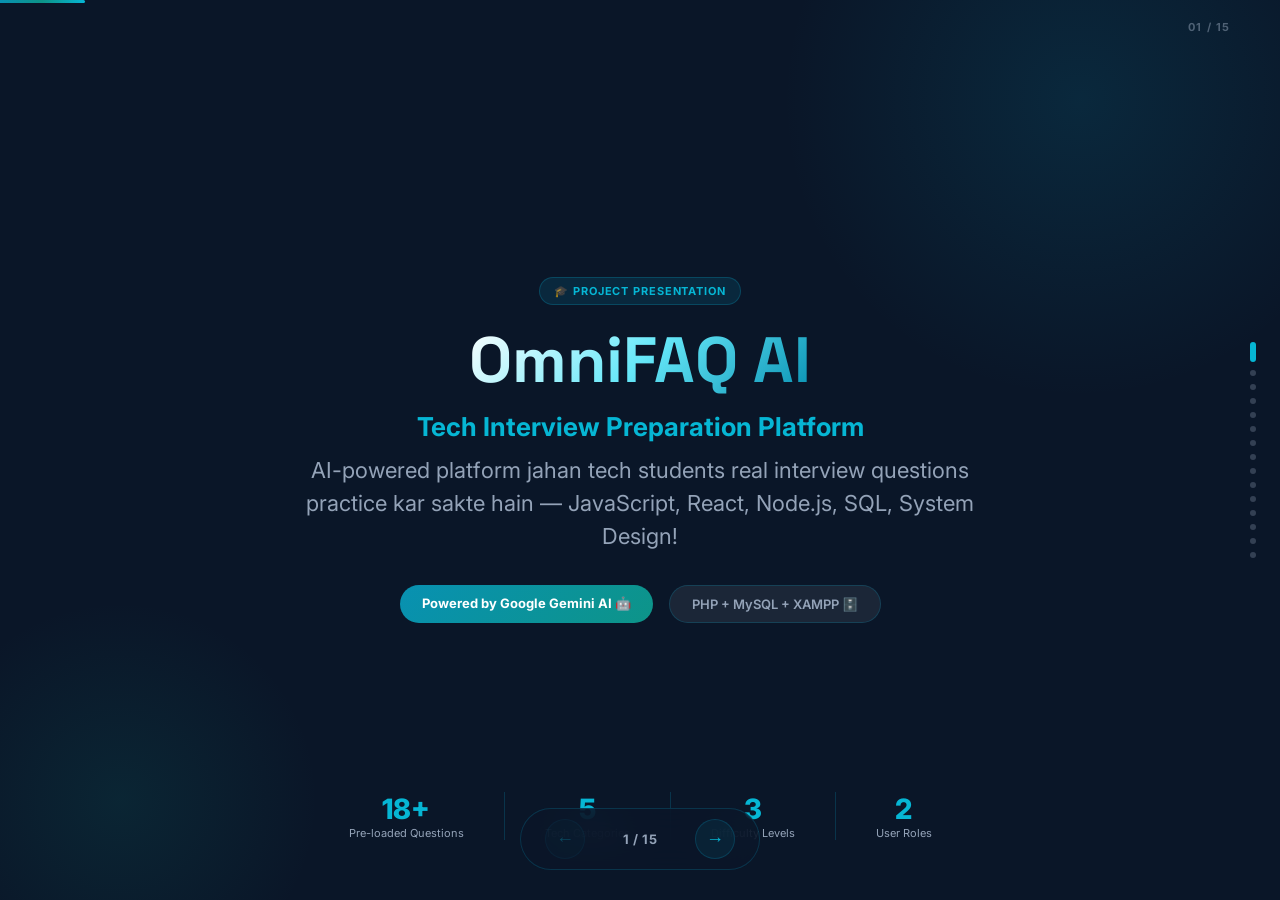
<file: presentation.html>
<!DOCTYPE html>
<html lang="en">
<head>
<meta charset="UTF-8">
<meta name="viewport" content="width=device-width, initial-scale=1.0">
<title>OmniFAQ AI — Project Presentation</title>
<link href="https://fonts.googleapis.com/css2?family=Inter:wght@300;400;500;600;700;800;900&family=Space+Grotesk:wght@400;500;600;700;800&display=swap" rel="stylesheet">
<style>
  :root {
    --navy: #0A1628;
    --navy2: #112240;
    --cyan: #0891B2;
    --cyan2: #06B6D4;
    --cyan3: #67E8F9;
    --teal: #0D9488;
    --white: #F8FAFC;
    --gray: #94A3B8;
    --card-bg: rgba(255,255,255,0.05);
    --border: rgba(8,145,178,0.25);
  }

  * { margin: 0; padding: 0; box-sizing: border-box; }

  body {
    font-family: 'Inter', sans-serif;
    background: var(--navy);
    color: var(--white);
    overflow: hidden;
    height: 100vh;
    width: 100vw;
    user-select: none;
  }

  /* ---- SLIDE CONTAINER ---- */
  .deck { width: 100vw; height: 100vh; position: relative; }

  .slide {
    position: absolute; inset: 0;
    display: none;
    flex-direction: column;
    justify-content: center;
    align-items: center;
    padding: 40px 60px;
    opacity: 0;
    transform: translateX(60px);
    transition: all 0.55s cubic-bezier(0.22, 1, 0.36, 1);
    background: var(--navy);
    overflow: hidden;
  }
  .slide.active {
    display: flex;
    opacity: 1;
    transform: translateX(0);
  }
  .slide.exit {
    display: flex;
    opacity: 0;
    transform: translateX(-60px);
  }

  /* ---- AMBIENT GLOWS ---- */
  .glow1 {
    position: absolute;
    width: 600px; height: 600px;
    border-radius: 50%;
    background: radial-gradient(circle, rgba(8,145,178,0.15) 0%, transparent 70%);
    top: -200px; right: -100px;
    pointer-events: none;
  }
  .glow2 {
    position: absolute;
    width: 400px; height: 400px;
    border-radius: 50%;
    background: radial-gradient(circle, rgba(13,148,136,0.12) 0%, transparent 70%);
    bottom: -100px; left: -80px;
    pointer-events: none;
  }

  /* ---- PROGRESS BAR ---- */
  #progress-bar {
    position: fixed; top: 0; left: 0; height: 3px;
    background: linear-gradient(90deg, var(--cyan), var(--teal), var(--cyan2));
    transition: width 0.4s ease;
    z-index: 100;
    border-radius: 0 2px 2px 0;
  }

  /* ---- NAV CONTROLS ---- */
  .nav-controls {
    position: fixed; bottom: 30px; left: 50%;
    transform: translateX(-50%);
    display: flex; align-items: center; gap: 20px;
    z-index: 100;
    background: rgba(10,22,40,0.8);
    backdrop-filter: blur(20px);
    border: 1px solid var(--border);
    padding: 10px 24px; border-radius: 50px;
  }
  .nav-btn {
    width: 40px; height: 40px;
    border-radius: 50%;
    border: 1.5px solid var(--border);
    background: rgba(8,145,178,0.1);
    color: var(--cyan2);
    font-size: 18px; cursor: pointer;
    display: flex; align-items: center; justify-content: center;
    transition: all 0.2s;
  }
  .nav-btn:hover { background: rgba(8,145,178,0.3); transform: scale(1.1); }
  .nav-btn:disabled { opacity: 0.3; cursor: not-allowed; }
  #slide-counter {
    font-size: 13px; font-weight: 700;
    color: var(--gray); min-width: 70px; text-align: center;
    letter-spacing: 0.05em;
  }

  /* ---- SLIDE DOTS ---- */
  .slide-dots {
    position: fixed; right: 24px; top: 50%;
    transform: translateY(-50%);
    display: flex; flex-direction: column; gap: 8px;
    z-index: 100;
  }
  .dot {
    width: 6px; height: 6px; border-radius: 3px;
    background: rgba(148,163,184,0.3);
    cursor: pointer;
    transition: all 0.3s;
  }
  .dot.active { background: var(--cyan2); height: 20px; }

  /* ---- SLIDE NUMBER ---- */
  .slide-num {
    position: fixed; top: 20px; right: 50px;
    font-size: 11px; font-weight: 700;
    color: rgba(148,163,184,0.5);
    letter-spacing: 0.1em;
    z-index: 100;
  }

  /* ---- TYPOGRAPHY ---- */
  .font-head { font-family: 'Space Grotesk', sans-serif; }

  .tag-pill {
    display: inline-flex; align-items: center; gap: 6px;
    padding: 6px 14px;
    border-radius: 50px;
    background: rgba(8,145,178,0.15);
    border: 1px solid rgba(8,145,178,0.3);
    font-size: 11px; font-weight: 700;
    color: var(--cyan2);
    text-transform: uppercase; letter-spacing: 0.08em;
    margin-bottom: 20px;
  }

  .main-title {
    font-family: 'Space Grotesk', sans-serif;
    font-weight: 800;
    font-size: clamp(36px, 5vw, 64px);
    line-height: 1.1;
    background: linear-gradient(135deg, #FFFFFF 0%, #67E8F9 50%, #0891B2 100%);
    -webkit-background-clip: text;
    -webkit-text-fill-color: transparent;
    background-clip: text;
    margin-bottom: 16px;
  }

  .sub-title {
    font-size: clamp(16px, 2vw, 22px);
    color: var(--gray);
    font-weight: 400;
    line-height: 1.5;
    max-width: 700px;
    text-align: center;
  }

  .section-title {
    font-family: 'Space Grotesk', sans-serif;
    font-weight: 800;
    font-size: clamp(26px, 3.5vw, 44px);
    line-height: 1.15;
    margin-bottom: 10px;
  }
  .section-title span {
    background: linear-gradient(135deg, var(--cyan), var(--cyan2));
    -webkit-background-clip: text;
    -webkit-text-fill-color: transparent;
    background-clip: text;
  }

  /* ---- CARDS ---- */
  .glass-card {
    background: rgba(255,255,255,0.04);
    border: 1px solid rgba(255,255,255,0.08);
    border-radius: 20px;
    padding: 24px;
    transition: all 0.3s;
    position: relative;
    overflow: hidden;
  }
  .glass-card::before {
    content: '';
    position: absolute; top: 0; left: 0; right: 0; height: 1px;
    background: linear-gradient(90deg, transparent, rgba(8,145,178,0.5), transparent);
  }
  .glass-card:hover {
    background: rgba(8,145,178,0.08);
    border-color: rgba(8,145,178,0.3);
    transform: translateY(-3px);
  }

  .cyan-card {
    background: linear-gradient(135deg, rgba(8,145,178,0.15), rgba(13,148,136,0.1));
    border: 1px solid rgba(8,145,178,0.3);
    border-radius: 16px;
    padding: 20px 24px;
  }

  /* ---- TABLES ---- */
  .ppt-table {
    width: 100%;
    border-collapse: separate;
    border-spacing: 0 6px;
  }
  .ppt-table th {
    padding: 12px 16px;
    background: rgba(8,145,178,0.2);
    font-size: 11px; font-weight: 700;
    text-transform: uppercase; letter-spacing: 0.08em;
    color: var(--cyan3);
    text-align: left;
  }
  .ppt-table th:first-child { border-radius: 10px 0 0 10px; }
  .ppt-table th:last-child { border-radius: 0 10px 10px 0; }
  .ppt-table td {
    padding: 11px 16px;
    background: rgba(255,255,255,0.03);
    font-size: 13px; color: #CBD5E1;
    border-top: 1px solid rgba(255,255,255,0.05);
    border-bottom: 1px solid rgba(255,255,255,0.05);
  }
  .ppt-table td:first-child {
    border-left: 1px solid rgba(255,255,255,0.05);
    border-radius: 8px 0 0 8px;
    font-weight: 600; color: var(--white);
  }
  .ppt-table td:last-child {
    border-right: 1px solid rgba(255,255,255,0.05);
    border-radius: 0 8px 8px 0;
  }

  /* ---- BADGE ---- */
  .badge {
    display: inline-block;
    padding: 3px 10px;
    border-radius: 50px;
    font-size: 11px; font-weight: 700;
  }
  .badge-easy { background: rgba(34,197,94,0.15); color: #4ADE80; border: 1px solid rgba(34,197,94,0.3); }
  .badge-med  { background: rgba(234,179,8,0.15);  color: #FDE047; border: 1px solid rgba(234,179,8,0.3); }
  .badge-hard { background: rgba(239,68,68,0.15);  color: #FCA5A5; border: 1px solid rgba(239,68,68,0.3); }
  .badge-cyan { background: rgba(8,145,178,0.15); color: var(--cyan2); border: 1px solid rgba(8,145,178,0.3); }

  /* ---- ICON BOX ---- */
  .icon-box {
    width: 52px; height: 52px;
    border-radius: 14px;
    background: linear-gradient(135deg, var(--cyan), var(--teal));
    display: flex; align-items: center; justify-content: center;
    font-size: 22px;
    flex-shrink: 0;
    box-shadow: 0 6px 20px rgba(8,145,178,0.3);
  }

  /* ---- FLOW ARROW ---- */
  .flow-step {
    display: flex; align-items: center; gap: 8px;
    padding: 10px 16px;
    background: rgba(255,255,255,0.04);
    border: 1px solid rgba(8,145,178,0.2);
    border-radius: 10px;
    font-size: 13px; font-weight: 600;
    color: #CBD5E1;
  }
  .flow-arrow { color: var(--cyan2); font-size: 20px; }

  /* ---- STAT BOX ---- */
  .stat-box {
    background: linear-gradient(135deg, rgba(8,145,178,0.15), rgba(13,148,136,0.1));
    border: 1px solid rgba(8,145,178,0.3);
    border-radius: 16px;
    padding: 20px;
    text-align: center;
  }
  .stat-num {
    font-family: 'Space Grotesk', sans-serif;
    font-size: 36px; font-weight: 800;
    background: linear-gradient(135deg, var(--cyan), var(--cyan2));
    -webkit-background-clip: text;
    -webkit-text-fill-color: transparent;
    background-clip: text;
  }
  .stat-label { font-size: 12px; color: var(--gray); font-weight: 600; margin-top: 4px; }

  /* ---- CODE BLOCK ---- */
  .code-block {
    background: rgba(0,0,0,0.4);
    border: 1px solid rgba(8,145,178,0.2);
    border-radius: 14px;
    padding: 20px 24px;
    font-family: 'Courier New', monospace;
    font-size: 13px;
    line-height: 1.7;
    color: #94A3B8;
    overflow: hidden;
  }
  .code-block .kw { color: #7C3AED; }
  .code-block .str { color: #4ADE80; }
  .code-block .num { color: var(--cyan2); }
  .code-block .cm { color: #64748B; }

  /* ---- GRID HELPERS ---- */
  .g2 { display: grid; grid-template-columns: 1fr 1fr; gap: 16px; width: 100%; }
  .g3 { display: grid; grid-template-columns: 1fr 1fr 1fr; gap: 14px; width: 100%; }
  .g4 { display: grid; grid-template-columns: 1fr 1fr 1fr 1fr; gap: 12px; width: 100%; }
  .flex-row { display: flex; align-items: center; gap: 12px; }
  .flex-col { display: flex; flex-direction: column; gap: 10px; width: 100%; }
  .full-w { width: 100%; }
  .center { text-align: center; }
  .mb8 { margin-bottom: 8px; }
  .mb16 { margin-bottom: 16px; }
  .mb24 { margin-bottom: 24px; }
  .mt8 { margin-top: 8px; }
  .mt16 { margin-top: 16px; }

  /* ---- DIVIDER ---- */
  .divider {
    height: 1px;
    background: linear-gradient(90deg, transparent, rgba(8,145,178,0.4), transparent);
    width: 100%; margin: 16px 0;
  }

  /* ---- SLIDE-SPECIFIC LAYOUTS ---- */
  .content-wrap { width: 100%; max-width: 1100px; margin: 0 auto; }

  /* SLIDE 1 - TITLE */
  #s1 { text-align: center; }

  /* Feature bullet */
  .feat-item {
    display: flex; align-items: flex-start; gap: 12px;
    padding: 12px 16px;
    background: rgba(255,255,255,0.03);
    border: 1px solid rgba(255,255,255,0.07);
    border-radius: 12px;
    transition: all 0.2s;
  }
  .feat-item:hover {
    background: rgba(8,145,178,0.08);
    border-color: rgba(8,145,178,0.3);
  }
  .feat-icon { font-size: 22px; flex-shrink: 0; margin-top: 1px; }
  .feat-text h4 { font-size: 13px; font-weight: 700; color: var(--white); margin-bottom: 3px; }
  .feat-text p  { font-size: 12px; color: var(--gray); line-height: 1.4; }

  /* Tech pill */
  .tech-pill {
    display: flex; align-items: center; gap: 10px;
    padding: 12px 18px;
    background: rgba(255,255,255,0.04);
    border: 1px solid rgba(255,255,255,0.08);
    border-radius: 12px;
    font-size: 13px; font-weight: 600;
  }
  .tech-pill .layer-label { font-size: 10px; color: var(--gray); font-weight: 500; }

  /* DB column */
  .db-col {
    background: rgba(0,0,0,0.3);
    border: 1px solid rgba(8,145,178,0.2);
    border-radius: 10px;
    overflow: hidden;
  }
  .db-col-header {
    padding: 8px 14px;
    background: rgba(8,145,178,0.2);
    font-size: 11px; font-weight: 700;
    color: var(--cyan2); text-transform: uppercase; letter-spacing: 0.06em;
  }
  .db-col-row {
    padding: 7px 14px;
    border-top: 1px solid rgba(255,255,255,0.04);
    font-size: 12px; color: #CBD5E1;
    display: flex; justify-content: space-between;
  }
  .db-col-row span { color: var(--gray); font-size: 11px; }

  /* Highlight line */
  .hl { color: var(--cyan2); font-weight: 700; }
  .hl-g { color: #4ADE80; font-weight: 700; }
  .hl-y { color: #FDE047; font-weight: 700; }

  /* Security item */
  .sec-item {
    display: flex; align-items: center; gap: 14px;
    padding: 14px 18px;
    background: rgba(255,255,255,0.03);
    border: 1px solid rgba(255,255,255,0.07);
    border-radius: 14px;
  }
  .sec-icon-box {
    width: 40px; height: 40px; border-radius: 10px;
    background: linear-gradient(135deg, rgba(8,145,178,0.3), rgba(13,148,136,0.2));
    display: flex; align-items: center; justify-content: center; font-size: 18px;
    flex-shrink: 0;
  }

  /* Final slide */
  #s15 { text-align: center; }
  .final-grid {
    display: grid; grid-template-columns: repeat(3, 1fr); gap: 12px;
    width: 100%; margin-top: 20px;
  }
  .final-card {
    background: rgba(255,255,255,0.04);
    border: 1px solid rgba(8,145,178,0.2);
    border-radius: 14px;
    padding: 16px 12px;
    text-align: center;
  }
  .final-card .fc-icon { font-size: 26px; margin-bottom: 8px; }
  .final-card h4 { font-size: 12px; font-weight: 700; color: var(--white); margin-bottom: 4px; }
  .final-card p  { font-size: 11px; color: var(--gray); line-height: 1.4; }

  /* Keyboard hint */
  .key-hint {
    position: fixed; bottom: 90px; right: 30px;
    font-size: 11px; color: rgba(148,163,184,0.4);
    display: flex; gap: 6px; align-items: center;
  }
  .key {
    padding: 2px 6px; border-radius: 4px;
    border: 1px solid rgba(148,163,184,0.2);
    font-size: 10px; color: rgba(148,163,184,0.5);
  }
</style>
</head>
<body>

<div id="progress-bar"></div>
<div class="slide-dots" id="dots"></div>
<div class="slide-num" id="slide-num">01 / 15</div>
<div class="key-hint"><span class="key">←</span><span class="key">→</span> Arrow keys to navigate</div>

<div class="deck" id="deck">

  <!-- ============================================================ -->
  <!-- SLIDE 1 — TITLE -->
  <!-- ============================================================ -->
  <div class="slide active" id="s1">
    <div class="glow1"></div><div class="glow2"></div>
    <div class="tag-pill">🎓 Project Presentation</div>
    <div class="main-title">OmniFAQ AI</div>
    <p style="font-size:clamp(18px,2.5vw,26px);color:var(--cyan2);font-weight:700;margin-bottom:12px;">Tech Interview Preparation Platform</p>
    <p class="sub-title">AI-powered platform jahan tech students real interview questions practice kar sakte hain — JavaScript, React, Node.js, SQL, System Design!</p>
    <div style="display:flex;gap:16px;margin-top:32px;">
      <div style="padding:10px 22px;border-radius:50px;background:linear-gradient(135deg,var(--cyan),var(--teal));font-size:13px;font-weight:700;color:#fff;">Powered by Google Gemini AI 🤖</div>
      <div style="padding:10px 22px;border-radius:50px;background:rgba(255,255,255,0.07);border:1px solid var(--border);font-size:13px;font-weight:600;color:var(--gray);">PHP + MySQL + XAMPP 🗄️</div>
    </div>
    <div style="position:absolute;bottom:60px;width:100%;max-width:700px;display:flex;justify-content:center;gap:40px;">
      <div style="text-align:center;"><div style="font-size:28px;font-weight:800;color:var(--cyan2);">18+</div><div style="font-size:11px;color:var(--gray);">Pre-loaded Questions</div></div>
      <div style="width:1px;background:var(--border);"></div>
      <div style="text-align:center;"><div style="font-size:28px;font-weight:800;color:var(--cyan2);">5</div><div style="font-size:11px;color:var(--gray);">Tech Categories</div></div>
      <div style="width:1px;background:var(--border);"></div>
      <div style="text-align:center;"><div style="font-size:28px;font-weight:800;color:var(--cyan2);">3</div><div style="font-size:11px;color:var(--gray);">Difficulty Levels</div></div>
      <div style="width:1px;background:var(--border);"></div>
      <div style="text-align:center;"><div style="font-size:28px;font-weight:800;color:var(--cyan2);">2</div><div style="font-size:11px;color:var(--gray);">User Roles</div></div>
    </div>
  </div>

  <!-- ============================================================ -->
  <!-- SLIDE 2 — PROBLEM STATEMENT -->
  <!-- ============================================================ -->
  <div class="slide" id="s2">
    <div class="glow1"></div><div class="glow2"></div>
    <div class="content-wrap">
      <div class="tag-pill">😓 Problem Statement</div>
      <div class="section-title mb16">Tech Interviews mein log<br><span>kyun fail hote hain?</span></div>
      <div class="g2" style="margin-top:24px;">
        <div class="flex-col">
          <div class="feat-item">
            <div class="feat-icon">📚</div>
            <div class="feat-text">
              <h4>Scattered Resources</h4>
              <p>Alag alag websites pe dhundna padta hai — koi ek jagah nahi</p>
            </div>
          </div>
          <div class="feat-item">
            <div class="feat-icon">❓</div>
            <div class="feat-text">
              <h4>Practice Questions Nahi Milte</h4>
              <p>Real interview-level questions easily available nahi hote</p>
            </div>
          </div>
          <div class="feat-item">
            <div class="feat-icon">📝</div>
            <div class="feat-text">
              <h4>Detailed Answers Ka Abaav</h4>
              <p>Sirf questions hain — proper model answers nahi milte</p>
            </div>
          </div>
          <div class="feat-item">
            <div class="feat-icon">📊</div>
            <div class="feat-text">
              <h4>Koi Tracking System Nahi</h4>
              <p>Students progress track nahi kar sakte ki kya practice kiya</p>
            </div>
          </div>
        </div>
        <div class="cyan-card" style="display:flex;flex-direction:column;justify-content:center;align-items:center;text-align:center;gap:20px;">
          <div style="font-size:64px;">💡</div>
          <div>
            <div style="font-size:13px;color:var(--gray);text-transform:uppercase;letter-spacing:0.08em;font-weight:700;margin-bottom:8px;">Hamara Solution</div>
            <div style="font-family:'Space Grotesk',sans-serif;font-size:28px;font-weight:800;background:linear-gradient(135deg,var(--cyan),var(--cyan2));-webkit-background-clip:text;-webkit-text-fill-color:transparent;background-clip:text;">OmniFAQ AI</div>
            <p style="color:var(--gray);font-size:14px;margin-top:10px;line-height:1.6;">Ek hi platform pe<br>sab kuch — questions, answers,<br>AI generation & analytics!</p>
          </div>
        </div>
      </div>
    </div>
  </div>

  <!-- ============================================================ -->
  <!-- SLIDE 3 — TECH STACK -->
  <!-- ============================================================ -->
  <div class="slide" id="s3">
    <div class="glow1"></div><div class="glow2"></div>
    <div class="content-wrap">
      <div class="tag-pill">⚙️ Technology Stack</div>
      <div class="section-title mb24">Project mein kya kya<br><span>use kiya gaya hai?</span></div>
      <div class="g2">
        <div class="flex-col">
          <div class="tech-pill">
            <div class="icon-box" style="width:40px;height:40px;font-size:18px;">🎨</div>
            <div>
              <div class="layer-label">FRONTEND</div>
              <div>HTML5 + CSS3 + jQuery</div>
            </div>
            <div style="margin-left:auto;"><span class="badge badge-cyan">UI Layer</span></div>
          </div>
          <div class="tech-pill">
            <div class="icon-box" style="width:40px;height:40px;font-size:18px;">⚙️</div>
            <div>
              <div class="layer-label">BACKEND</div>
              <div>PHP 8 (REST API)</div>
            </div>
            <div style="margin-left:auto;"><span class="badge badge-cyan">Server Logic</span></div>
          </div>
          <div class="tech-pill">
            <div class="icon-box" style="width:40px;height:40px;font-size:18px;">🗄️</div>
            <div>
              <div class="layer-label">DATABASE</div>
              <div>MySQL — ai_faq_db</div>
            </div>
            <div style="margin-left:auto;"><span class="badge badge-cyan">Data Store</span></div>
          </div>
          <div class="tech-pill">
            <div class="icon-box" style="width:40px;height:40px;font-size:18px;">🤖</div>
            <div>
              <div class="layer-label">AI ENGINE</div>
              <div>Google Gemini API</div>
            </div>
            <div style="margin-left:auto;"><span class="badge badge-cyan">AI Power</span></div>
          </div>
          <div class="tech-pill">
            <div class="icon-box" style="width:40px;height:40px;font-size:18px;">🖥️</div>
            <div>
              <div class="layer-label">SERVER</div>
              <div>Apache (XAMPP)</div>
            </div>
            <div style="margin-left:auto;"><span class="badge badge-cyan">Hosting</span></div>
          </div>
        </div>
        <div class="glass-card" style="display:flex;flex-direction:column;gap:14px;justify-content:center;">
          <div style="font-size:13px;font-weight:700;color:var(--gray);text-transform:uppercase;letter-spacing:0.08em;">Architecture</div>
          <div class="code-block" style="font-size:12px;line-height:1.9;">
            <span class="cm">┌─────────────────────┐</span><br>
            <span class="cm">│  </span><span style="color:#67E8F9;">index.html (Frontend)</span><span class="cm">  │</span><br>
            <span class="cm">│    jQuery AJAX ↓    │</span><br>
            <span class="cm">├─────────────────────┤</span><br>
            <span class="cm">│  </span><span style="color:#4ADE80;">api.php  (Backend)  </span><span class="cm"> │</span><br>
            <span class="cm">│    PDO  ↓           │</span><br>
            <span class="cm">├─────────────────────┤</span><br>
            <span class="cm">│  </span><span style="color:#FDE047;">MySQL DB (ai_faq_db)</span><span class="cm"> │</span><br>
            <span class="cm">│  </span><span style="color:#C084FC;">Gemini AI (optional)</span><span class="cm"> │</span><br>
            <span class="cm">└─────────────────────┘</span>
          </div>
        </div>
      </div>
    </div>
  </div>

  <!-- ============================================================ -->
  <!-- SLIDE 4 — PROJECT FILES -->
  <!-- ============================================================ -->
  <div class="slide" id="s4">
    <div class="glow1"></div><div class="glow2"></div>
    <div class="content-wrap">
      <div class="tag-pill">📁 File Structure</div>
      <div class="section-title mb24">Project mein <span>5 main files</span> hain</div>
      <div class="g2">
        <div class="flex-col">
          <div class="feat-item">
            <div style="width:44px;height:44px;border-radius:10px;background:rgba(239,68,68,0.15);border:1px solid rgba(239,68,68,0.3);display:flex;align-items:center;justify-content:center;font-size:20px;flex-shrink:0;">🌐</div>
            <div class="feat-text">
              <h4>index.html <span style="color:var(--gray);font-weight:400;">(1041 lines)</span></h4>
              <p>Puri website ka UI — Registration, Login, Dashboard, Admin Panel sab ek file mein</p>
            </div>
          </div>
          <div class="feat-item">
            <div style="width:44px;height:44px;border-radius:10px;background:rgba(139,92,246,0.15);border:1px solid rgba(139,92,246,0.3);display:flex;align-items:center;justify-content:center;font-size:20px;flex-shrink:0;">⚙️</div>
            <div class="feat-text">
              <h4>api.php <span style="color:var(--gray);font-weight:400;">(598 lines)</span></h4>
              <p>Backend REST API — 9 actions handle karta hai: login, register, FAQs, AI, Admin, Analytics</p>
            </div>
          </div>
          <div class="feat-item">
            <div style="width:44px;height:44px;border-radius:10px;background:rgba(34,197,94,0.15);border:1px solid rgba(34,197,94,0.3);display:flex;align-items:center;justify-content:center;font-size:20px;flex-shrink:0;">🔌</div>
            <div class="feat-text">
              <h4>db.php <span style="color:var(--gray);font-weight:400;">(67 lines)</span></h4>
              <p>Database connection + Gemini API key — local vs live server auto-detect karta hai</p>
            </div>
          </div>
          <div class="feat-item">
            <div style="width:44px;height:44px;border-radius:10px;background:rgba(8,145,178,0.15);border:1px solid rgba(8,145,178,0.3);display:flex;align-items:center;justify-content:center;font-size:20px;flex-shrink:0;">🗃️</div>
            <div class="feat-text">
              <h4>schema.sql <span style="color:var(--gray);font-weight:400;">(233 lines)</span></h4>
              <p>Database ka blueprint — 3 tables create karta hai + 18 pre-loaded interview questions</p>
            </div>
          </div>
          <div class="feat-item">
            <div style="width:44px;height:44px;border-radius:10px;background:rgba(234,179,8,0.15);border:1px solid rgba(234,179,8,0.3);display:flex;align-items:center;justify-content:center;font-size:20px;flex-shrink:0;">🎨</div>
            <div class="feat-text">
              <h4>style.css <span style="color:var(--gray);font-weight:400;">(design)</span></h4>
              <p>Dark glassmorphism theme, animations, skeleton loaders, responsive layout</p>
            </div>
          </div>
        </div>
        <div style="display:flex;flex-direction:column;gap:10px;">
          <div class="cyan-card" style="flex:1;display:flex;flex-direction:column;justify-content:center;">
            <div style="font-family:monospace;font-size:12px;line-height:2;color:#94A3B8;">
              <span style="color:#67E8F9;">📁</span> <span style="color:var(--white);font-weight:700;">khushi project/</span><br>
              &nbsp;&nbsp;<span style="color:#67E8F9;">├──</span> <span style="color:#4ADE80;">index.html</span> &nbsp;<span style="color:var(--gray);">← Frontend UI</span><br>
              &nbsp;&nbsp;<span style="color:#67E8F9;">├──</span> <span style="color:#C084FC;">api.php</span> &nbsp;&nbsp;&nbsp;<span style="color:var(--gray);">← Backend API</span><br>
              &nbsp;&nbsp;<span style="color:#67E8F9;">├──</span> <span style="color:#FDE047;">db.php</span> &nbsp;&nbsp;&nbsp;&nbsp;<span style="color:var(--gray);">← DB Connect</span><br>
              &nbsp;&nbsp;<span style="color:#67E8F9;">├──</span> <span style="color:#FB923C;">schema.sql</span> <span style="color:var(--gray);">← DB Tables</span><br>
              &nbsp;&nbsp;<span style="color:#67E8F9;">└──</span> <span style="color:#60A5FA;">style.css</span> &nbsp;<span style="color:var(--gray);">← Styling</span>
            </div>
          </div>
          <div class="glass-card" style="text-align:center;">
            <div style="font-size:11px;color:var(--gray);text-transform:uppercase;letter-spacing:0.08em;margin-bottom:8px;">Total Code</div>
            <div style="font-size:32px;font-weight:800;background:linear-gradient(135deg,var(--cyan),var(--cyan2));-webkit-background-clip:text;-webkit-text-fill-color:transparent;background-clip:text;">~2000+</div>
            <div style="font-size:12px;color:var(--gray);">Lines of Code</div>
          </div>
        </div>
      </div>
    </div>
  </div>

  <!-- ============================================================ -->
  <!-- SLIDE 5 — DATABASE DESIGN -->
  <!-- ============================================================ -->
  <div class="slide" id="s5">
    <div class="glow1"></div><div class="glow2"></div>
    <div class="content-wrap">
      <div class="tag-pill">🗄️ Database Design</div>
      <div class="section-title mb24"><span>3 Tables</span> — Complete Data Architecture</div>
      <div class="g3">
        <div class="flex-col">
          <div style="padding:10px 14px;background:rgba(8,145,178,0.2);border-radius:10px;font-size:12px;font-weight:700;color:var(--cyan2);text-align:center;">📋 users</div>
          <div class="db-col">
            <div class="db-col-row">id <span>INT · PK · Auto</span></div>
            <div class="db-col-row">full_name <span>VARCHAR(100)</span></div>
            <div class="db-col-row">email <span>VARCHAR · Unique</span></div>
            <div class="db-col-row">password <span>VARCHAR · Hashed</span></div>
            <div class="db-col-row" style="color:var(--cyan2);">role <span>ENUM · user/admin</span></div>
            <div class="db-col-row">created_at <span>TIMESTAMP</span></div>
          </div>
          <div class="cyan-card" style="font-size:12px;color:var(--gray);line-height:1.5;">Registered users ka data store hota hai. Password <span class="hl">encrypted</span> hota hai.</div>
        </div>
        <div class="flex-col">
          <div style="padding:10px 14px;background:rgba(13,148,136,0.2);border-radius:10px;font-size:12px;font-weight:700;color:#2DD4BF;text-align:center;">📚 faqs</div>
          <div class="db-col">
            <div class="db-col-row">id <span>INT · PK · Auto</span></div>
            <div class="db-col-row" style="color:var(--cyan2);">question <span>VARCHAR(500)</span></div>
            <div class="db-col-row" style="color:var(--cyan2);">answer <span>TEXT · Long</span></div>
            <div class="db-col-row">category <span>VARCHAR(50)</span></div>
            <div class="db-col-row">difficulty <span>Easy/Medium/Hard</span></div>
            <div class="db-col-row">tags <span>VARCHAR(255)</span></div>
            <div class="db-col-row">views <span>INT · Counter</span></div>
          </div>
          <div style="padding:12px;background:rgba(13,148,136,0.1);border:1px solid rgba(13,148,136,0.25);border-radius:10px;font-size:12px;color:var(--gray);line-height:1.5;">Interview questions + answers. <span style="color:#2DD4BF;font-weight:700;">FULLTEXT INDEX</span> for fast search.</div>
        </div>
        <div class="flex-col">
          <div style="padding:10px 14px;background:rgba(139,92,246,0.2);border-radius:10px;font-size:12px;font-weight:700;color:#A78BFA;text-align:center;">📊 search_analytics</div>
          <div class="db-col">
            <div class="db-col-row">id <span>INT · PK · Auto</span></div>
            <div class="db-col-row" style="color:#A78BFA;">query_text <span>VARCHAR</span></div>
            <div class="db-col-row">field_category <span>VARCHAR</span></div>
            <div class="db-col-row">difficulty <span>VARCHAR</span></div>
            <div class="db-col-row">matched_results <span>INT · Count</span></div>
            <div class="db-col-row" style="color:#FB923C;">is_unresolved <span>BOOLEAN</span></div>
            <div class="db-col-row">searched_at <span>TIMESTAMP</span></div>
          </div>
          <div style="padding:12px;background:rgba(139,92,246,0.1);border:1px solid rgba(139,92,246,0.25);border-radius:10px;font-size:12px;color:var(--gray);line-height:1.5;">Har search ka log. <span style="color:#A78BFA;font-weight:700;">is_unresolved</span> track karta hai kahan answer nahi mila.</div>
        </div>
      </div>
    </div>
  </div>

  <!-- ============================================================ -->
  <!-- SLIDE 6 — USER AUTH FEATURE -->
  <!-- ============================================================ -->
  <div class="slide" id="s6">
    <div class="glow1"></div><div class="glow2"></div>
    <div class="content-wrap">
      <div class="tag-pill">👤 Feature 1 & 2</div>
      <div class="section-title mb24">User <span>Registration & Login</span> System</div>
      <div class="g2">
        <div class="flex-col">
          <div class="glass-card">
            <div style="font-size:13px;font-weight:700;color:var(--cyan2);margin-bottom:14px;">📝 Registration Flow</div>
            <div style="display:flex;flex-direction:column;gap:8px;">
              <div class="flow-step">1️⃣ User naam, email, password deta hai</div>
              <div class="flow-step">2️⃣ Email format validate hota hai</div>
              <div class="flow-step">3️⃣ Duplicate email check hota hai</div>
              <div class="flow-step">4️⃣ Password <strong style="color:var(--cyan2);">encrypt</strong> hota hai (bcrypt)</div>
              <div class="flow-step">5️⃣ MySQL mein <code style="color:#4ADE80;">INSERT</code> hota hai</div>
              <div class="flow-step">6️⃣ <strong style="color:#4ADE80;">✓ Account ready!</strong> Dashboard pe redirect</div>
            </div>
          </div>
        </div>
        <div class="flex-col">
          <div class="glass-card">
            <div style="font-size:13px;font-weight:700;color:var(--cyan2);margin-bottom:14px;">🔑 Login Flow</div>
            <div style="display:flex;flex-direction:column;gap:8px;">
              <div class="flow-step">1️⃣ Email + Password enter karo</div>
              <div class="flow-step">2️⃣ DB se user record fetch hota hai</div>
              <div class="flow-step">3️⃣ <code style="color:#C084FC;">password_verify()</code> se match check</div>
              <div class="flow-step">4️⃣ Session <code style="color:#FDE047;">localStorage</code> mein save hoti hai</div>
              <div class="flow-step">5️⃣ Role check — user / admin?</div>
              <div class="flow-step">6️⃣ <strong style="color:#4ADE80;">✓ Dashboard ya Admin Panel!</strong></div>
            </div>
          </div>
          <div class="cyan-card" style="font-size:12px;line-height:1.7;color:var(--gray);">
            🔐 <span class="hl">Security:</span> PHP <code>password_hash()</code> — bcrypt algorithm use hoti hai. Plain text password kabhi store nahi hota. PDO Prepared Statements se SQL Injection impossible hai.
          </div>
        </div>
      </div>
    </div>
  </div>

  <!-- ============================================================ -->
  <!-- SLIDE 7 — SEARCH FEATURE -->
  <!-- ============================================================ -->
  <div class="slide" id="s7">
    <div class="glow1"></div><div class="glow2"></div>
    <div class="content-wrap">
      <div class="tag-pill">🔍 Feature 3</div>
      <div class="section-title mb24"><span>Smart Search Bar</span> — Intelligent Question Finder</div>
      <div class="g2">
        <div class="flex-col">
          <div class="glass-card">
            <div style="font-size:13px;font-weight:700;color:var(--cyan2);margin-bottom:14px;">Kaise Kaam Karta Hai?</div>
            <div style="display:flex;flex-direction:column;gap:10px;">
              <div class="feat-item">
                <div class="feat-icon">⌨️</div>
                <div class="feat-text">
                  <h4>Debounced Search</h4>
                  <p>Type karte karte search hota hai — 400ms ruk ke API call karta hai (server pe load nahi)</p>
                </div>
              </div>
              <div class="feat-item">
                <div class="feat-icon">🏷️</div>
                <div class="feat-text">
                  <h4>Quick Suggestion Pills</h4>
                  <p>JavaScript ✦, React ⚛️, Node.js 💻, SQL 🗄️, System Design 🌐 — one click topics</p>
                </div>
              </div>
              <div class="feat-item">
                <div class="feat-icon">🧠</div>
                <div class="feat-text">
                  <h4>Relevance Scoring</h4>
                  <p>Question = 4 pts, Tags = 3 pts, Answer = 1 pt — best match top pe aata hai</p>
                </div>
              </div>
              <div class="feat-item">
                <div class="feat-icon">📊</div>
                <div class="feat-text">
                  <h4>Auto Analytics Logging</h4>
                  <p>Har search automatically <code>search_analytics</code> table mein save hota hai</p>
                </div>
              </div>
            </div>
          </div>
        </div>
        <div class="flex-col">
          <div class="cyan-card">
            <div style="font-size:13px;font-weight:700;color:var(--cyan2);margin-bottom:12px;">🎯 Search Results mein milta hai:</div>
            <div style="display:flex;flex-direction:column;gap:8px;">
              <div style="display:flex;align-items:center;gap:10px;font-size:13px;"><span style="color:#4ADE80;">✓</span> Question cards (category + difficulty badge)</div>
              <div style="display:flex;align-items:center;gap:10px;font-size:13px;"><span style="color:#4ADE80;">✓</span> Detailed model answers</div>
              <div style="display:flex;align-items:center;gap:10px;font-size:13px;"><span style="color:#4ADE80;">✓</span> Category filter pills (dynamic)</div>
              <div style="display:flex;align-items:center;gap:10px;font-size:13px;"><span style="color:#4ADE80;">✓</span> View count per question</div>
              <div style="display:flex;align-items:center;gap:10px;font-size:13px;"><span style="color:#4ADE80;">✓</span> Skeleton loading animation</div>
              <div style="display:flex;align-items:center;gap:10px;font-size:13px;"><span style="color:#4ADE80;">✓</span> "No results" → AI Generate button</div>
            </div>
          </div>
          <div class="glass-card">
            <div style="font-size:12px;color:var(--gray);margin-bottom:10px;font-weight:700;">Difficulty Filter Badges:</div>
            <div style="display:flex;gap:10px;flex-wrap:wrap;">
              <span class="badge badge-easy" style="padding:6px 14px;font-size:12px;">🟢 Easy</span>
              <span class="badge badge-med"  style="padding:6px 14px;font-size:12px;">🟡 Medium</span>
              <span class="badge badge-hard" style="padding:6px 14px;font-size:12px;">🔴 Hard</span>
            </div>
            <div style="margin-top:12px;font-size:12px;color:var(--gray);">Category wise filter: JavaScript, React, Node.js, SQL, System Design + All</div>
          </div>
        </div>
      </div>
    </div>
  </div>

  <!-- ============================================================ -->
  <!-- SLIDE 8 — AI FEATURE -->
  <!-- ============================================================ -->
  <div class="slide" id="s8">
    <div class="glow1"></div><div class="glow2"></div>
    <div class="content-wrap">
      <div class="tag-pill">🤖 Feature 4 — Star Feature!</div>
      <div class="section-title mb24"><span>Google Gemini AI</span> Question Generator</div>
      <div class="g2">
        <div class="flex-col">
          <div class="glass-card">
            <div style="font-size:13px;font-weight:700;color:var(--cyan2);margin-bottom:14px;">🔄 AI Generation Flow</div>
            <div style="display:flex;flex-direction:column;gap:6px;font-size:13px;">
              <div class="flow-step">🔍 User topic search karta hai (e.g. "Docker")</div>
              <div style="text-align:center;color:var(--cyan2);">↓</div>
              <div class="flow-step">❌ Database mein koi result nahi mila</div>
              <div style="text-align:center;color:var(--cyan2);">↓</div>
              <div class="flow-step">✨ "Generate AI Questions" button click</div>
              <div style="text-align:center;color:var(--cyan2);">↓</div>
              <div class="flow-step">📡 api.php → Google Gemini API call</div>
              <div style="text-align:center;color:var(--cyan2);">↓</div>
              <div class="flow-step" style="border-color:rgba(8,145,178,0.4);">🧠 Gemini generates 3-4 real questions + answers</div>
              <div style="text-align:center;color:var(--cyan2);">↓</div>
              <div class="flow-step" style="color:#4ADE80;border-color:rgba(34,197,94,0.3);">💾 MySQL mein save → User ko display</div>
            </div>
          </div>
        </div>
        <div class="flex-col">
          <div class="cyan-card">
            <div style="font-size:13px;font-weight:700;color:var(--cyan2);margin-bottom:10px;">AI ko kya bheja jaata hai?</div>
            <div class="code-block" style="font-size:11px;line-height:1.8;">
              <span class="cm">"Generate 3-4 realistic technical</span><br>
              <span class="cm">interview questions on topic:</span><br>
              <span class="str">"Docker"</span><br><br>
              <span class="cm">Each object must have:</span><br>
              <span class="kw">question</span>: interview question<br>
              <span class="kw">answer</span>: detailed model answer<br>
              <span class="kw">category</span>: topic name<br>
              <span class="kw">difficulty</span>: Easy/Medium/Hard<br>
              <span class="kw">tags</span>: comma-separated
            </div>
          </div>
          <div class="glass-card">
            <div style="font-size:13px;font-weight:700;color:var(--cyan2);margin-bottom:10px;">🌟 Smart Self-Learning Feature</div>
            <p style="font-size:13px;color:var(--gray);line-height:1.6;">AI se aaye questions <strong style="color:var(--white);">permanently database mein save</strong> ho jaate hain. Agli baar koi same topic search kare — AI call nahi hoga, seedha DB se milega! 🚀</p>
            <div style="margin-top:12px;padding:8px 12px;background:rgba(34,197,94,0.1);border:1px solid rgba(34,197,94,0.2);border-radius:8px;font-size:12px;color:#4ADE80;">System khud seekhta rehta hai time ke saath!</div>
          </div>
        </div>
      </div>
    </div>
  </div>

  <!-- ============================================================ -->
  <!-- SLIDE 9 — ADMIN PANEL -->
  <!-- ============================================================ -->
  <div class="slide" id="s9">
    <div class="glow1"></div><div class="glow2"></div>
    <div class="content-wrap">
      <div class="tag-pill">👨‍💼 Feature 5</div>
      <div class="section-title mb24"><span>Admin Panel</span> — Complete Control Center</div>
      <div class="g2">
        <div class="flex-col">
          <div class="glass-card">
            <div style="font-size:13px;font-weight:700;color:var(--cyan2);margin-bottom:12px;">Admin Panel 4 Tabs:</div>
            <div style="display:flex;flex-direction:column;gap:10px;">
              <div class="feat-item">
                <div class="feat-icon">📋</div>
                <div class="feat-text">
                  <h4>Tab 1: All FAQs</h4>
                  <p>Sabhi interview questions list mein dekhna — category, difficulty filter</p>
                </div>
              </div>
              <div class="feat-item">
                <div class="feat-icon">➕</div>
                <div class="feat-text">
                  <h4>Tab 2: Add / Edit FAQ</h4>
                  <p>Naya question add karo ya existing edit karo — question, answer, category, difficulty, tags</p>
                </div>
              </div>
              <div class="feat-item">
                <div class="feat-icon">📊</div>
                <div class="feat-text">
                  <h4>Tab 3: Analytics Dashboard</h4>
                  <p>Total FAQs, views, searches, resolution rate — sab stats ek jagah</p>
                </div>
              </div>
              <div class="feat-item">
                <div class="feat-icon">🔍</div>
                <div class="feat-text">
                  <h4>Tab 4: Unresolved Searches</h4>
                  <p>Log search karte hain par jawab nahi milta — in topics pe naye questions add karo</p>
                </div>
              </div>
            </div>
          </div>
        </div>
        <div class="flex-col">
          <div class="glass-card">
            <div style="font-size:13px;font-weight:700;color:var(--cyan2);margin-bottom:12px;">FAQ Management — CRUD Operations</div>
            <div class="g2" style="gap:10px;">
              <div style="padding:14px;background:rgba(34,197,94,0.1);border:1px solid rgba(34,197,94,0.2);border-radius:12px;text-align:center;">
                <div style="font-size:22px;">➕</div>
                <div style="font-size:12px;font-weight:700;color:#4ADE80;margin-top:6px;">CREATE</div>
                <div style="font-size:11px;color:var(--gray);">Naya question add karna</div>
              </div>
              <div style="padding:14px;background:rgba(8,145,178,0.1);border:1px solid rgba(8,145,178,0.2);border-radius:12px;text-align:center;">
                <div style="font-size:22px;">👁️</div>
                <div style="font-size:12px;font-weight:700;color:var(--cyan2);margin-top:6px;">READ</div>
                <div style="font-size:11px;color:var(--gray);">Sabhi questions dekhna</div>
              </div>
              <div style="padding:14px;background:rgba(234,179,8,0.1);border:1px solid rgba(234,179,8,0.2);border-radius:12px;text-align:center;">
                <div style="font-size:22px;">✏️</div>
                <div style="font-size:12px;font-weight:700;color:#FDE047;margin-top:6px;">UPDATE</div>
                <div style="font-size:11px;color:var(--gray);">Question edit karna</div>
              </div>
              <div style="padding:14px;background:rgba(239,68,68,0.1);border:1px solid rgba(239,68,68,0.2);border-radius:12px;text-align:center;">
                <div style="font-size:22px;">🗑️</div>
                <div style="font-size:12px;font-weight:700;color:#FCA5A5;margin-top:6px;">DELETE</div>
                <div style="font-size:11px;color:var(--gray);">Question hatana</div>
              </div>
            </div>
          </div>
          <div class="cyan-card">
            <div style="font-size:12px;color:var(--gray);line-height:1.6;">🔒 <span class="hl">Role-Based Access:</span> Admin panel sirf un users ko dikhta hai jinka role <code style="color:#4ADE80;">'admin'</code> hai. Normal users ko yeh tab nahi dikhi.</div>
          </div>
        </div>
      </div>
    </div>
  </div>

  <!-- ============================================================ -->
  <!-- SLIDE 10 — ANALYTICS -->
  <!-- ============================================================ -->
  <div class="slide" id="s10">
    <div class="glow1"></div><div class="glow2"></div>
    <div class="content-wrap">
      <div class="tag-pill">📊 Feature 6</div>
      <div class="section-title mb24">Search <span>Analytics Dashboard</span></div>
      <div class="g4" style="margin-bottom:20px;">
        <div class="stat-box">
          <div class="stat-num">📚</div>
          <div style="font-size:22px;font-weight:800;color:var(--cyan2);">18+</div>
          <div class="stat-label">Total FAQs</div>
        </div>
        <div class="stat-box">
          <div class="stat-num">👁️</div>
          <div style="font-size:22px;font-weight:800;color:var(--cyan2);">2K+</div>
          <div class="stat-label">Total Views</div>
        </div>
        <div class="stat-box">
          <div class="stat-num">🔍</div>
          <div style="font-size:22px;font-weight:800;color:var(--cyan2);">All</div>
          <div class="stat-label">Searches Logged</div>
        </div>
        <div class="stat-box">
          <div class="stat-num">✅</div>
          <div style="font-size:22px;font-weight:800;color:#4ADE80;">Rate%</div>
          <div class="stat-label">Resolution Rate</div>
        </div>
      </div>
      <div class="g2">
        <div class="glass-card">
          <div style="font-size:13px;font-weight:700;color:var(--cyan2);margin-bottom:12px;">📋 Recent Searches Log</div>
          <p style="font-size:13px;color:var(--gray);line-height:1.6;">Last 50 searches ka complete log dikhta hai — kya search kiya, kab kiya, kitne results aaye, resolved tha ya nahi.</p>
          <div style="margin-top:14px;display:flex;flex-direction:column;gap:6px;">
            <div style="display:flex;justify-content:space-between;padding:8px 12px;background:rgba(34,197,94,0.1);border-radius:8px;font-size:12px;">
              <span>"React hooks"</span><span style="color:#4ADE80;">✅ Resolved · 4 results</span>
            </div>
            <div style="display:flex;justify-content:space-between;padding:8px 12px;background:rgba(239,68,68,0.1);border-radius:8px;font-size:12px;">
              <span>"Kubernetes"</span><span style="color:#FCA5A5;">❌ Unresolved · 0 results</span>
            </div>
            <div style="display:flex;justify-content:space-between;padding:8px 12px;background:rgba(34,197,94,0.1);border-radius:8px;font-size:12px;">
              <span>"SQL joins"</span><span style="color:#4ADE80;">✅ Resolved · 2 results</span>
            </div>
          </div>
        </div>
        <div class="glass-card">
          <div style="font-size:13px;font-weight:700;color:var(--cyan2);margin-bottom:12px;">🔍 Top Unresolved Queries</div>
          <p style="font-size:13px;color:var(--gray);line-height:1.6;margin-bottom:12px;">Top 10 queries jinka jawab nahi mila — admin in topics pe nayi FAQs add kar sakta hai!</p>
          <div style="display:flex;flex-direction:column;gap:6px;">
            <div style="display:flex;justify-content:space-between;align-items:center;padding:8px 12px;background:rgba(255,255,255,0.03);border-radius:8px;font-size:12px;">
              <span>"Docker basics"</span><span style="color:#FCA5A5;font-weight:700;">5x searched</span>
            </div>
            <div style="display:flex;justify-content:space-between;align-items:center;padding:8px 12px;background:rgba(255,255,255,0.03);border-radius:8px;font-size:12px;">
              <span>"TypeScript types"</span><span style="color:#FCA5A5;font-weight:700;">3x searched</span>
            </div>
            <div style="display:flex;justify-content:space-between;align-items:center;padding:8px 12px;background:rgba(255,255,255,0.03);border-radius:8px;font-size:12px;">
              <span>"MongoDB queries"</span><span style="color:#FCA5A5;font-weight:700;">2x searched</span>
            </div>
          </div>
        </div>
      </div>
    </div>
  </div>

  <!-- ============================================================ -->
  <!-- SLIDE 11 — PRE-LOADED QUESTIONS -->
  <!-- ============================================================ -->
  <div class="slide" id="s11">
    <div class="glow1"></div><div class="glow2"></div>
    <div class="content-wrap">
      <div class="tag-pill">📚 Pre-Loaded Content</div>
      <div class="section-title mb24"><span>18 Expert Questions</span> — Database mein ready</div>
      <table class="ppt-table">
        <thead>
          <tr>
            <th>Category</th>
            <th>Questions</th>
            <th>Topics Covered</th>
            <th>Difficulty</th>
          </tr>
        </thead>
        <tbody>
          <tr>
            <td>⚡ JavaScript</td>
            <td><span class="badge badge-cyan">4</span></td>
            <td>Closures, var/let/const, Event Loop, Prototypal Inheritance</td>
            <td><span class="badge badge-easy">Easy</span> <span class="badge badge-med">Med</span> <span class="badge badge-hard">Hard</span></td>
          </tr>
          <tr>
            <td>⚛️ React</td>
            <td><span class="badge badge-cyan">4</span></td>
            <td>Virtual DOM, useState vs useReducer, Reconciliation, Server Components</td>
            <td><span class="badge badge-easy">Easy</span> <span class="badge badge-med">Med</span> <span class="badge badge-hard">Hard</span></td>
          </tr>
          <tr>
            <td>💻 Node.js</td>
            <td><span class="badge badge-cyan">3</span></td>
            <td>Express Middleware, REST vs GraphQL, Concurrency Model</td>
            <td><span class="badge badge-easy">Easy</span> <span class="badge badge-med">Med</span> <span class="badge badge-hard">Hard</span></td>
          </tr>
          <tr>
            <td>🗄️ SQL</td>
            <td><span class="badge badge-cyan">4</span></td>
            <td>INNER vs LEFT JOIN, ACID Properties, Indexes, Normalization</td>
            <td><span class="badge badge-easy">Easy</span> <span class="badge badge-med">Med</span> <span class="badge badge-hard">Hard</span></td>
          </tr>
          <tr>
            <td>🌐 System Design</td>
            <td><span class="badge badge-cyan">3</span></td>
            <td>URL Shortener Design, Rate Limiting, Load Balancing, Caching</td>
            <td><span class="badge badge-med">Med</span> <span class="badge badge-hard">Hard</span></td>
          </tr>
        </tbody>
      </table>
      <div class="cyan-card" style="margin-top:16px;font-size:13px;color:var(--gray);line-height:1.6;">
        💡 <span class="hl">Pro tip:</span> Sabhi answers industry-level detailed hain — actual interview mein kaam aayenge! Views bhi track hote hain — <span style="color:#4ADE80;">Virtual DOM question ko 320+ views</span> aa chuke hain!
      </div>
    </div>
  </div>

  <!-- ============================================================ -->
  <!-- SLIDE 12 — API BACKEND -->
  <!-- ============================================================ -->
  <div class="slide" id="s12">
    <div class="glow1"></div><div class="glow2"></div>
    <div class="content-wrap">
      <div class="tag-pill">⚙️ Backend Architecture</div>
      <div class="section-title mb24">REST API — <span>9 Actions</span></div>
      <div class="g2">
        <div>
          <table class="ppt-table" style="font-size:12px;">
            <thead>
              <tr><th>API Action</th><th>Kya karta hai</th><th>Type</th></tr>
            </thead>
            <tbody>
              <tr><td>register</td><td>Naya user account banata hai</td><td><span class="badge badge-easy">Auth</span></td></tr>
              <tr><td>login</td><td>Email + password verify karta hai</td><td><span class="badge badge-easy">Auth</span></td></tr>
              <tr><td>get_faqs</td><td>Filter karke questions return karta hai</td><td><span class="badge badge-cyan">FAQ</span></td></tr>
              <tr><td>ai_query</td><td>Natural language query process karta hai</td><td><span class="badge badge-med">AI</span></td></tr>
              <tr><td>generate_ai_questions</td><td>Gemini se live questions banata hai</td><td><span class="badge badge-med">AI</span></td></tr>
              <tr><td>ai_interactive_faq</td><td>Field + difficulty se questions laata hai</td><td><span class="badge badge-med">AI</span></td></tr>
              <tr><td>admin_save_faq</td><td>FAQ add ya update karta hai</td><td><span class="badge badge-hard">Admin</span></td></tr>
              <tr><td>admin_delete_faq</td><td>FAQ delete karta hai</td><td><span class="badge badge-hard">Admin</span></td></tr>
              <tr><td>admin_get_analytics</td><td>Analytics data return karta hai</td><td><span class="badge badge-hard">Admin</span></td></tr>
            </tbody>
          </table>
        </div>
        <div class="flex-col">
          <div class="glass-card">
            <div style="font-size:13px;font-weight:700;color:var(--cyan2);margin-bottom:10px;">Request Format:</div>
            <div class="code-block" style="font-size:12px;">
              <span class="cm">// jQuery AJAX call</span><br>
              $.ajax({<br>
              &nbsp;&nbsp;<span class="kw">url</span>: <span class="str">'api.php'</span>,<br>
              &nbsp;&nbsp;<span class="kw">method</span>: <span class="str">'POST'</span>,<br>
              &nbsp;&nbsp;<span class="kw">data</span>: {<br>
              &nbsp;&nbsp;&nbsp;&nbsp;<span class="kw">action</span>: <span class="str">'get_faqs'</span>,<br>
              &nbsp;&nbsp;&nbsp;&nbsp;<span class="kw">search</span>: <span class="str">'React'</span><br>
              &nbsp;&nbsp;}<br>
              });
            </div>
          </div>
          <div class="cyan-card">
            <div style="font-size:13px;font-weight:700;color:var(--cyan2);margin-bottom:10px;">Response Format:</div>
            <div class="code-block" style="font-size:12px;">
              {<br>
              &nbsp;&nbsp;<span class="kw">"success"</span>: <span style="color:#4ADE80;">true</span>,<br>
              &nbsp;&nbsp;<span class="kw">"count"</span>: <span class="num">4</span>,<br>
              &nbsp;&nbsp;<span class="kw">"data"</span>: [ ... ]<br>
              }
            </div>
          </div>
        </div>
      </div>
    </div>
  </div>

  <!-- ============================================================ -->
  <!-- SLIDE 13 — SECURITY -->
  <!-- ============================================================ -->
  <div class="slide" id="s13">
    <div class="glow1"></div><div class="glow2"></div>
    <div class="content-wrap">
      <div class="tag-pill">🔐 Security Features</div>
      <div class="section-title mb24">Project <span>Secure kyun hai?</span></div>
      <div class="g2">
        <div class="flex-col">
          <div class="sec-item">
            <div class="sec-icon-box">🔐</div>
            <div>
              <div style="font-size:13px;font-weight:700;color:var(--white);">Password Hashing (bcrypt)</div>
              <div style="font-size:12px;color:var(--gray);margin-top:3px;">PHP <code>password_hash()</code> + <code>password_verify()</code> — plain text kabhi store nahi hota. Agar DB hack bhi ho, passwords safe rehenge.</div>
            </div>
          </div>
          <div class="sec-item">
            <div class="sec-icon-box">🛡️</div>
            <div>
              <div style="font-size:13px;font-weight:700;color:var(--white);">SQL Injection Protection</div>
              <div style="font-size:12px;color:var(--gray);margin-top:3px;">PDO Prepared Statements use hote hain — user input directly query mein kabhi nahi jaata. Hacker SQL inject nahi kar sakta.</div>
            </div>
          </div>
          <div class="sec-item">
            <div class="sec-icon-box">✅</div>
            <div>
              <div style="font-size:13px;font-weight:700;color:var(--white);">Input Validation</div>
              <div style="font-size:12px;color:var(--gray);margin-top:3px;">Server-side email validation <code>filter_var()</code>, empty field checks, email uniqueness check — sab backend pe hota hai.</div>
            </div>
          </div>
        </div>
        <div class="flex-col">
          <div class="sec-item">
            <div class="sec-icon-box">👑</div>
            <div>
              <div style="font-size:13px;font-weight:700;color:var(--white);">Role-Based Access Control</div>
              <div style="font-size:12px;color:var(--gray);margin-top:3px;">Admin panel sirf <code>role='admin'</code> users ko milta hai. Frontend + Backend dono jagah check hota hai.</div>
            </div>
          </div>
          <div class="sec-item">
            <div class="sec-icon-box">🌐</div>
            <div>
              <div style="font-size:13px;font-weight:700;color:var(--white);">CORS Headers</div>
              <div style="font-size:12px;color:var(--gray);margin-top:3px;">Cross-Origin Resource Sharing headers set hain — unauthorized domains se API access control hota hai.</div>
            </div>
          </div>
          <div class="sec-item">
            <div class="sec-icon-box">🏠</div>
            <div>
              <div style="font-size:13px;font-weight:700;color:var(--white);">Environment Auto-Detection</div>
              <div style="font-size:12px;color:var(--gray);margin-top:3px;">db.php automatically detect karta hai — localhost hai ya live server. Alag credentials use hote hain automatically.</div>
            </div>
          </div>
        </div>
      </div>
    </div>
  </div>

  <!-- ============================================================ -->
  <!-- SLIDE 14 — UI DESIGN -->
  <!-- ============================================================ -->
  <div class="slide" id="s14">
    <div class="glow1"></div><div class="glow2"></div>
    <div class="content-wrap">
      <div class="tag-pill">🎨 UI/UX Design</div>
      <div class="section-title mb24">Premium <span>Dark Glassmorphism</span> Design</div>
      <div class="g2">
        <div class="flex-col">
          <div class="glass-card">
            <div style="font-size:13px;font-weight:700;color:var(--cyan2);margin-bottom:14px;">Design Elements:</div>
            <div style="display:flex;flex-direction:column;gap:10px;">
              <div style="display:flex;align-items:center;gap:12px;font-size:13px;">
                <div style="width:28px;height:28px;border-radius:8px;background:#112F3B;border:1px solid rgba(8,145,178,0.3);flex-shrink:0;"></div>
                <div><span class="hl">Dark Navy Background</span> — #112F3B professional feel</div>
              </div>
              <div style="display:flex;align-items:center;gap:12px;font-size:13px;">
                <div style="width:28px;height:28px;border-radius:8px;background:linear-gradient(135deg,#0891B2,#06B6D4);flex-shrink:0;"></div>
                <div><span class="hl">Cyan Gradient Accents</span> — #0891B2 → #06B6D4</div>
              </div>
              <div style="display:flex;align-items:center;gap:12px;font-size:13px;">
                <div style="width:28px;height:28px;border-radius:8px;background:rgba(255,255,255,0.05);border:1px solid rgba(255,255,255,0.1);backdrop-filter:blur(10px);flex-shrink:0;"></div>
                <div><span class="hl">Glassmorphism Cards</span> — frosted glass effect</div>
              </div>
              <div style="display:flex;align-items:center;gap:12px;font-size:13px;">
                <div style="width:28px;height:28px;border-radius:50%;background:radial-gradient(circle,rgba(8,145,178,0.5),transparent);flex-shrink:0;"></div>
                <div><span class="hl">Glow Orbs</span> — ambient background lighting</div>
              </div>
            </div>
          </div>
          <div class="glass-card">
            <div style="font-size:13px;font-weight:700;color:var(--cyan2);margin-bottom:12px;">Typography:</div>
            <div style="font-size:20px;font-weight:800;font-family:'Space Grotesk',sans-serif;color:var(--white);margin-bottom:6px;">Space Grotesk — Headings</div>
            <div style="font-size:16px;font-weight:400;font-family:'Inter',sans-serif;color:var(--gray);">Inter — Body text & UI</div>
            <div style="font-size:12px;color:var(--gray);margin-top:10px;">Google Fonts CDN se load hota hai</div>
          </div>
        </div>
        <div class="flex-col">
          <div class="glass-card">
            <div style="font-size:13px;font-weight:700;color:var(--cyan2);margin-bottom:12px;">Micro-Animations:</div>
            <div style="display:flex;flex-direction:column;gap:8px;font-size:13px;color:var(--gray);">
              <div style="display:flex;align-items:center;gap:10px;"><span style="color:#4ADE80;">✓</span> Skeleton loading — cards load se pehle placeholder</div>
              <div style="display:flex;align-items:center;gap:10px;"><span style="color:#4ADE80;">✓</span> Toast notifications — success/error pop-up</div>
              <div style="display:flex;align-items:center;gap:10px;"><span style="color:#4ADE80;">✓</span> AI spinner — Gemini generate karte waqt</div>
              <div style="display:flex;align-items:center;gap:10px;"><span style="color:#4ADE80;">✓</span> Hover effects — cards pe smooth lift</div>
              <div style="display:flex;align-items:center;gap:10px;"><span style="color:#4ADE80;">✓</span> Gradient text — titles pe shine effect</div>
              <div style="display:flex;align-items:center;gap:10px;"><span style="color:#4ADE80;">✓</span> Responsive design — mobile friendly</div>
            </div>
          </div>
          <div class="glass-card">
            <div style="font-size:13px;font-weight:700;color:var(--cyan2);margin-bottom:12px;">Icons Library:</div>
            <p style="font-size:13px;color:var(--gray);line-height:1.6;"><strong style="color:var(--white);">Lucide Icons</strong> — Open source, lightweight SVG icon library. CDN se load hoti hai. 400+ beautiful icons available hain.</p>
            <div style="margin-top:10px;display:flex;gap:16px;font-size:22px;">
              🔍 📊 ⚡ 🧠 💾 🔐 ✨ 📋
            </div>
          </div>
        </div>
      </div>
    </div>
  </div>

  <!-- ============================================================ -->
  <!-- SLIDE 15 — SUMMARY / THANK YOU -->
  <!-- ============================================================ -->
  <div class="slide" id="s15">
    <div class="glow1"></div><div class="glow2"></div>
    <div class="tag-pill">🎯 Project Summary</div>
    <div class="main-title" style="font-size:clamp(32px,4vw,52px);">OmniFAQ AI</div>
    <p style="font-size:16px;color:var(--gray);margin-bottom:28px;text-align:center;">Complete Feature Summary</p>
    <div class="final-grid" style="max-width:900px;">
      <div class="final-card">
        <div class="fc-icon">👤</div>
        <h4>User Auth</h4>
        <p>Secure Registration & Login with bcrypt encryption</p>
      </div>
      <div class="final-card">
        <div class="fc-icon">🔍</div>
        <h4>Smart Search</h4>
        <p>Real-time debounced search with relevance scoring</p>
      </div>
      <div class="final-card">
        <div class="fc-icon">🤖</div>
        <h4>Google Gemini AI</h4>
        <p>Live AI question generation for any topic</p>
      </div>
      <div class="final-card">
        <div class="fc-icon">📚</div>
        <h4>18+ Questions</h4>
        <p>Expert-level pre-loaded interview questions</p>
      </div>
      <div class="final-card">
        <div class="fc-icon">👨‍💼</div>
        <h4>Admin Panel</h4>
        <p>Full CRUD + Analytics Dashboard</p>
      </div>
      <div class="final-card">
        <div class="fc-icon">📊</div>
        <h4>Search Analytics</h4>
        <p>Track queries, resolution rate & unresolved gaps</p>
      </div>
      <div class="final-card">
        <div class="fc-icon">🔐</div>
        <h4>Secure</h4>
        <p>SQL Injection proof, Role-based access control</p>
      </div>
      <div class="final-card">
        <div class="fc-icon">🌐</div>
        <h4>Dual Deployment</h4>
        <p>XAMPP local + InfinityFree live hosting</p>
      </div>
      <div class="final-card">
        <div class="fc-icon">🎨</div>
        <h4>Premium UI</h4>
        <p>Dark glassmorphism with micro-animations</p>
      </div>
    </div>
    <div style="margin-top:24px;padding:16px 32px;border-radius:50px;background:linear-gradient(135deg,rgba(8,145,178,0.2),rgba(13,148,136,0.15));border:1px solid rgba(8,145,178,0.3);font-size:22px;font-weight:800;font-family:'Space Grotesk',sans-serif;">
      🙏 Thank You!
    </div>
  </div>

</div>

<!-- NAV CONTROLS -->
<div class="nav-controls">
  <button class="nav-btn" id="btn-prev" onclick="changeSlide(-1)">&#8592;</button>
  <div id="slide-counter">1 / 15</div>
  <button class="nav-btn" id="btn-next" onclick="changeSlide(1)">&#8594;</button>
</div>

<script>
  const TOTAL = 15;
  let current = 1;

  // Build dots
  const dotsEl = document.getElementById('dots');
  for (let i = 1; i <= TOTAL; i++) {
    const d = document.createElement('div');
    d.className = 'dot' + (i === 1 ? ' active' : '');
    d.onclick = () => goTo(i);
    dotsEl.appendChild(d);
  }

  function goTo(n) {
    if (n < 1 || n > TOTAL) return;
    const prev = document.getElementById('s' + current);
    prev.classList.remove('active');
    prev.classList.add('exit');
    setTimeout(() => { prev.classList.remove('exit'); }, 500);

    current = n;
    const next = document.getElementById('s' + current);
    next.style.transform = 'translateX(60px)';
    next.style.opacity = '0';
    next.style.display = 'flex';
    requestAnimationFrame(() => {
      requestAnimationFrame(() => {
        next.classList.add('active');
      });
    });

    // Update UI
    document.getElementById('slide-counter').textContent = current + ' / ' + TOTAL;
    document.getElementById('slide-num').textContent = String(current).padStart(2,'0') + ' / ' + String(TOTAL).padStart(2,'0');
    document.getElementById('progress-bar').style.width = (current / TOTAL * 100) + '%';
    document.getElementById('btn-prev').disabled = current === 1;
    document.getElementById('btn-next').disabled = current === TOTAL;
    document.querySelectorAll('.dot').forEach((d, i) => {
      d.classList.toggle('active', i + 1 === current);
    });
  }

  function changeSlide(dir) { goTo(current + dir); }

  // Keyboard
  document.addEventListener('keydown', e => {
    if (e.key === 'ArrowRight' || e.key === 'ArrowDown') changeSlide(1);
    if (e.key === 'ArrowLeft'  || e.key === 'ArrowUp')   changeSlide(-1);
    if (e.key === 'Home') goTo(1);
    if (e.key === 'End')  goTo(TOTAL);
  });

  // Init
  document.getElementById('btn-prev').disabled = true;
  document.getElementById('progress-bar').style.width = (1/TOTAL*100)+'%';
</script>
</body>
</html>
</file>
